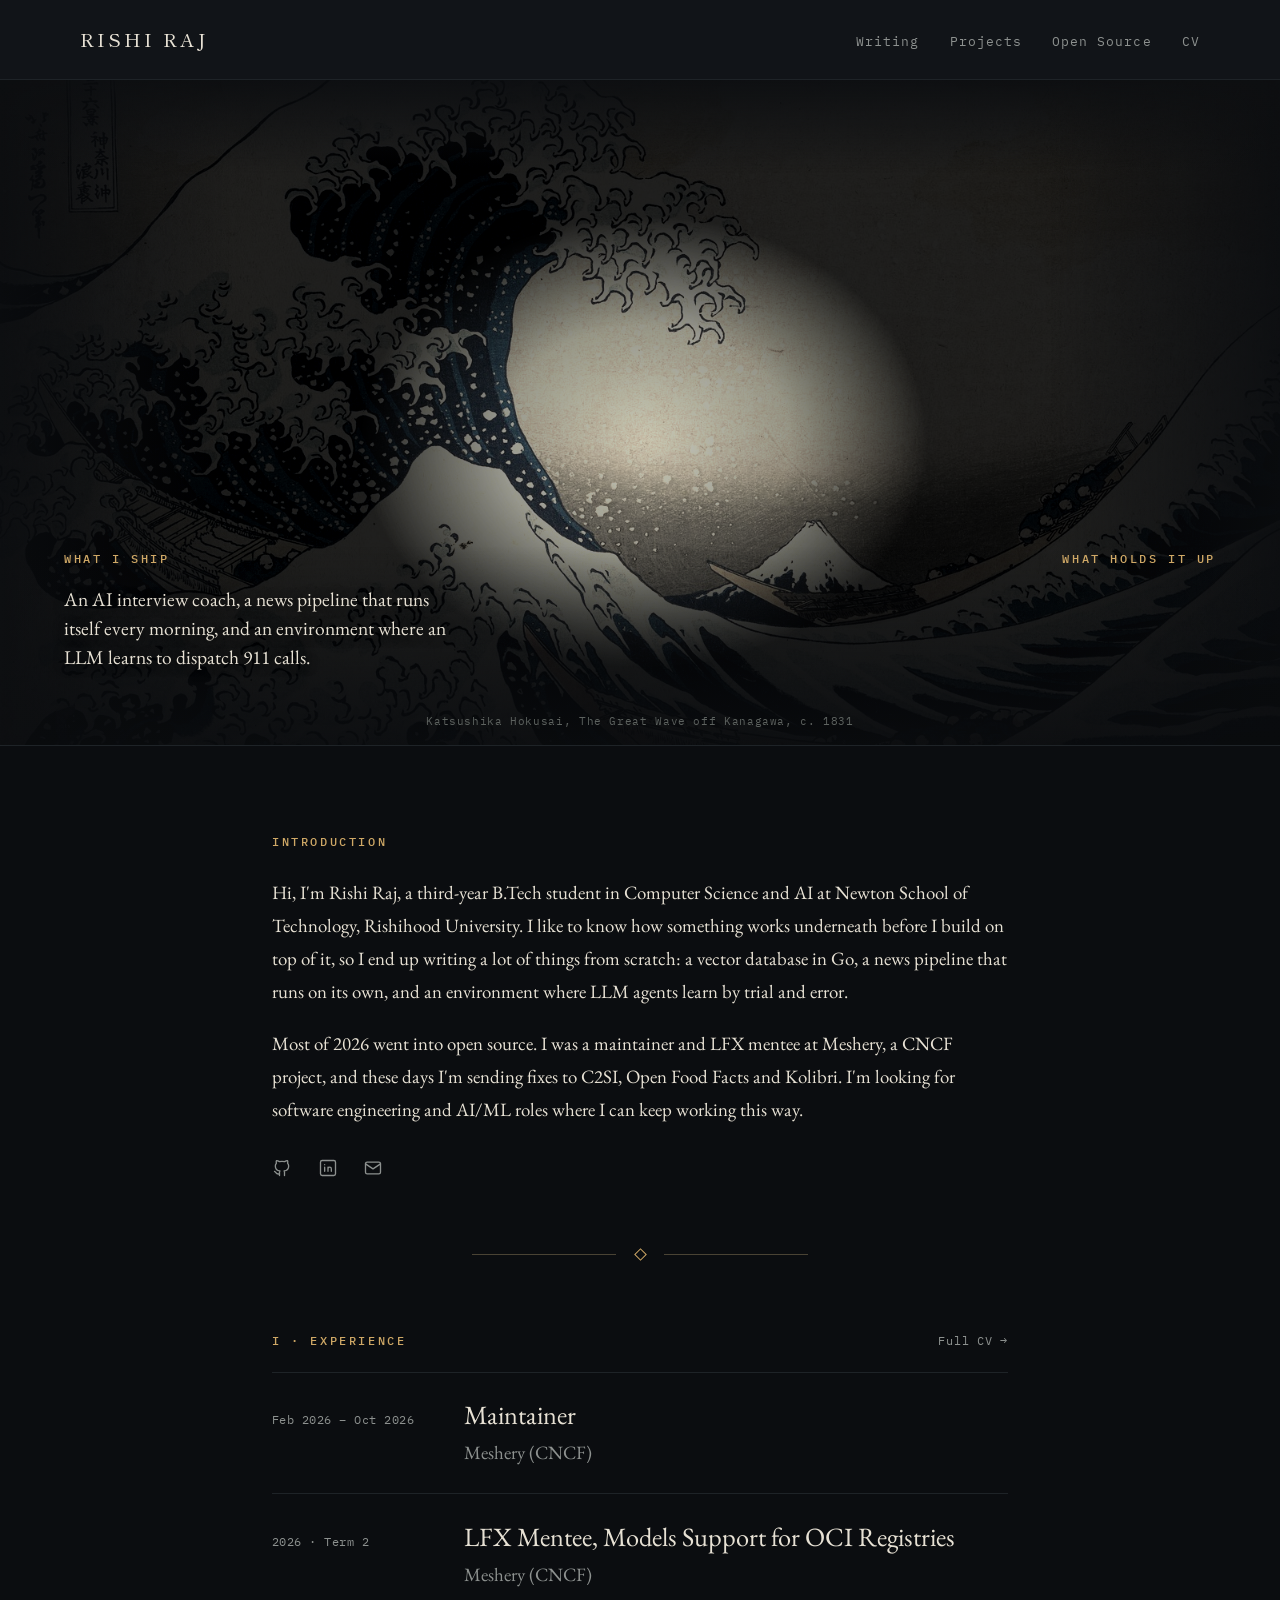
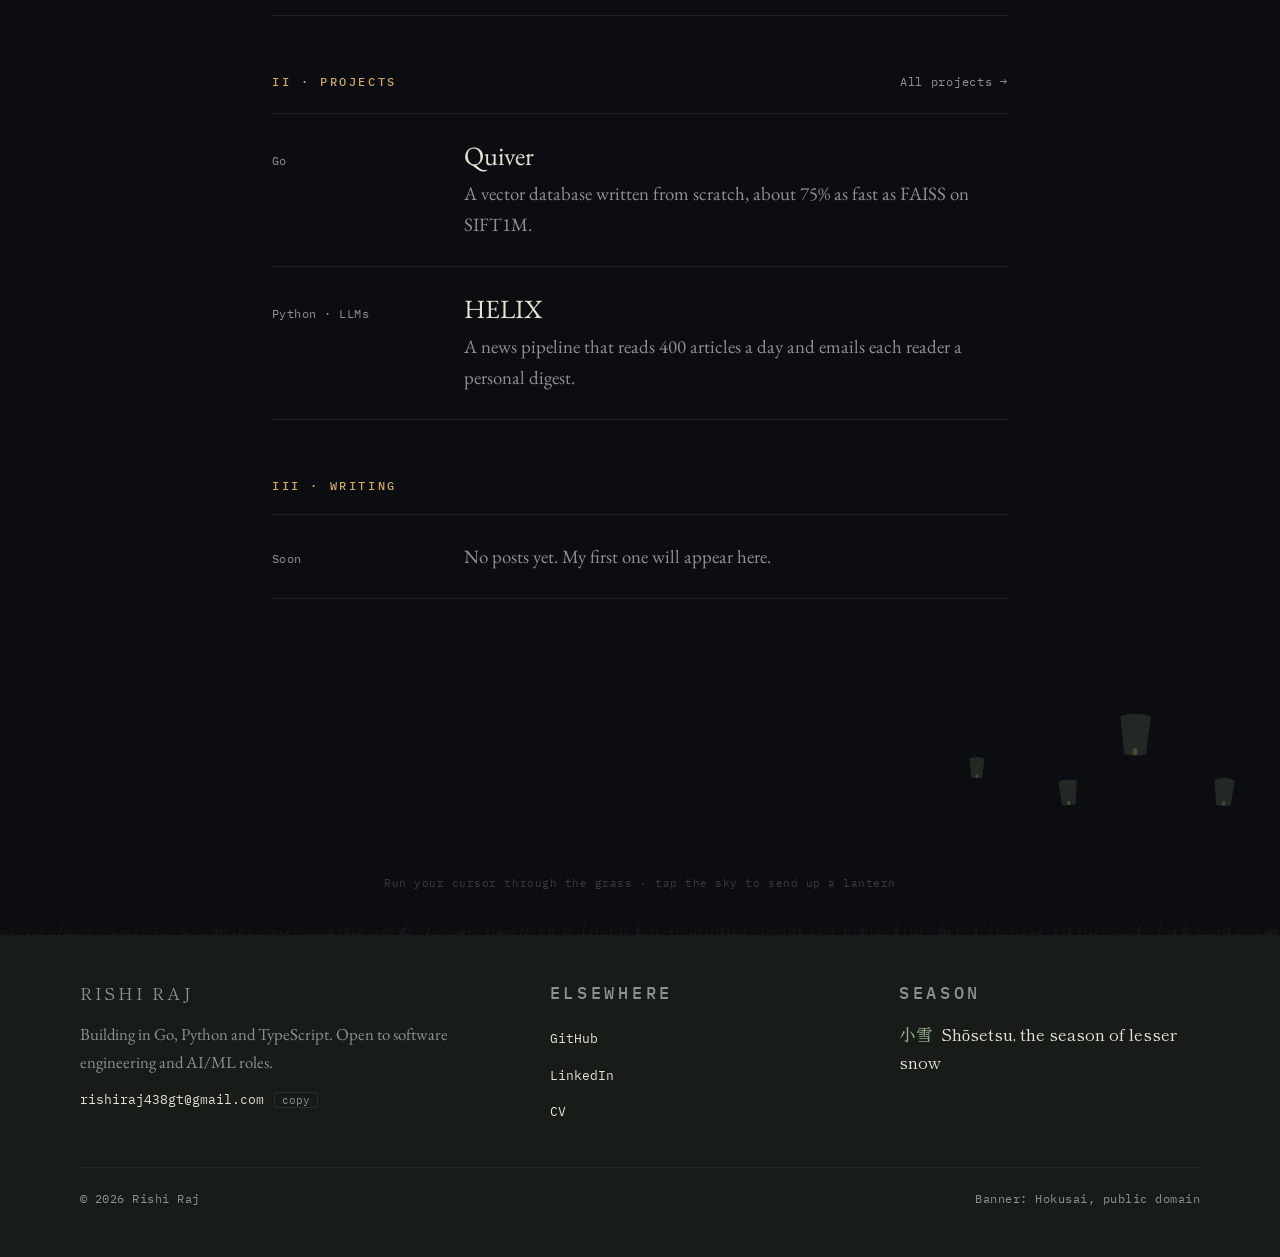
<file: index.html>
<!doctype html>
<html lang="en">
<head>
<meta charset="utf-8">
<meta name="viewport" content="width=device-width, initial-scale=1, viewport-fit=cover">
<title>Rishi Raj</title>
<meta name="claude:viewport-fit-sides" content="cover">
<meta name="description" content="Rishi Raj: projects, open-source work and CVs.">
<link rel="preconnect" href="https://fonts.googleapis.com">
<link rel="preconnect" href="https://fonts.gstatic.com" crossorigin>
<link rel="stylesheet" href="https://fonts.googleapis.com/css2?family=Shippori+Mincho:wght@500;600&family=EB+Garamond:ital,wght@0,400;0,500;1,400&family=IBM+Plex+Mono:wght@400;500&display=swap">
<style>
  /* Layout: four views (home, projects, open source, CV) in one quiet reading column; the lit print banner is on home only, the meadow footer on every view. */
  :root {
    --ink: #0b0d10;        /* page, near-black with a cool bias */
    --ink-2: #111418;      /* header band */
    --paper: #e7e1d4;      /* text, the colour of the print's paper */
    --mist: #8d918f;       /* secondary text */
    --line: #1e2327;       /* hairlines */
    --gold: #cfa866;       /* labels, links, open work */
    --moss: #93ad8c;       /* merged work, season accent */
    --field: #171c19;      /* ground under the grass, one soft step above the page */

    --display: "Shippori Mincho", "Hiragino Mincho ProN", "Yu Mincho", Georgia, serif;
    --body: "EB Garamond", "Iowan Old Style", Georgia, serif;
    --mono: "IBM Plex Mono", ui-monospace, "SF Mono", Menlo, monospace;

    --step-0: 1.18rem;
    --step-1: 1.4rem;
    --step-2: 1.75rem;
    --step-3: clamp(1.9rem, 1.4rem + 2vw, 2.6rem);
    --measure: 44rem;
    color-scheme: dark;
  }

  * { box-sizing: border-box; }
  html { scroll-behavior: smooth; }
  body {
    margin: 0;
    background: var(--ink);
    color: var(--paper);
    font-family: var(--body);
    font-size: var(--step-0);
    line-height: 1.65;
    -webkit-font-smoothing: antialiased;
    overflow-x: hidden;
  }
  ::selection { background: var(--gold); color: var(--ink); }
  a { color: inherit; }
  a:focus-visible, button:focus-visible { outline: 2px solid var(--gold); outline-offset: 3px; border-radius: 2px; }

  .wrap {
    max-width: calc(var(--measure) + 4rem);
    margin: 0 auto;
    padding-left: max(16px, env(safe-area-inset-left, 0px));
    padding-right: max(16px, env(safe-area-inset-right, 0px));
  }
  .wide { max-width: 72rem; }
  .label {
    font-family: var(--mono); font-size: .74rem; font-weight: 500;
    letter-spacing: .22em; text-transform: uppercase; color: var(--gold);
    margin: 0;
  }
  .mono { font-family: var(--mono); font-size: .76rem; letter-spacing: .04em; color: var(--mist); font-variant-numeric: tabular-nums; }
  .links { display: flex; flex-wrap: wrap; gap: .3rem 1.2rem; }
  .links a, a.more {
    font-family: var(--mono); font-size: .76rem; letter-spacing: .06em; color: var(--gold);
    text-decoration: none; border-bottom: 1px solid transparent; transition: border-color .3s;
  }
  .links a:hover, a.more:hover { border-color: var(--gold); }

  /* Header */
  .top { background: var(--ink-2); border-bottom: 1px solid var(--line); }
  .top .wrap {
    display: flex; align-items: center; justify-content: space-between;
    gap: .8rem 1.5rem; flex-wrap: wrap;
    padding-block: 1.5rem;
  }
  .mark {
    font-family: var(--display); font-weight: 500;
    font-size: 1.15rem; letter-spacing: .16em; text-transform: uppercase;
    text-decoration: none;
  }
  nav ul { display: flex; flex-wrap: wrap; gap: .4rem 1.9rem; list-style: none; margin: 0; padding: 0; }
  nav a {
    font-family: var(--mono); font-size: .8rem; letter-spacing: .08em;
    color: var(--mist); text-decoration: none; transition: color .3s;
    padding-block: .2rem; border-bottom: 1px solid transparent;
  }
  nav a:hover { color: var(--paper); }
  nav a[aria-current="page"] { color: var(--paper); border-color: var(--gold); }

  /* Banner */
  .banner {
    --x: 38%; --y: 42%;
    position: relative;
    height: clamp(380px, 52vw, 720px);
    overflow: hidden;
    border-bottom: 1px solid var(--line);
    background: var(--ink);
    touch-action: pan-y;
  }
  .banner img {
    position: absolute; inset: 0;
    width: 100%; height: 100%;
    object-fit: cover; object-position: 46% 58%;
    user-select: none; -webkit-user-drag: none;
  }
  .banner .dim { filter: grayscale(.6) brightness(.16) contrast(1.1); }
  .banner .lit {
    filter: sepia(.35) saturate(.75) brightness(.78) contrast(1.05);
    -webkit-mask-image: radial-gradient(ellipse 30% 46% at var(--x) var(--y), #000 0%, rgba(0,0,0,.7) 38%, transparent 74%);
            mask-image: radial-gradient(ellipse 30% 46% at var(--x) var(--y), #000 0%, rgba(0,0,0,.7) 38%, transparent 74%);
  }
  .banner::after {
    content: ""; position: absolute; inset: 0; pointer-events: none;
    background:
      linear-gradient(to bottom, var(--ink) 0%, transparent 14%, transparent 70%, var(--ink) 100%),
      linear-gradient(to right, var(--ink) 0%, transparent 18%, transparent 82%, var(--ink) 100%);
    opacity: .85;
  }
  .side {
    position: absolute; z-index: 2; bottom: clamp(2rem, 6vw, 4.5rem);
    width: min(24rem, 40%);
    display: grid; gap: 1rem;
  }
  .side.left { left: max(16px, 5vw); }
  .side.right { right: max(16px, 5vw); text-align: right; }
  .side p:not(.label) {
    margin: 0; font-size: 1.22rem; line-height: 1.5;
    opacity: 0; transform: translateY(6px);
    transition: opacity .6s ease, transform .6s ease;
    text-shadow: 0 1px 12px rgba(0,0,0,.8);
  }
  .banner[data-side="left"] .left p, .banner[data-side="right"] .right p { opacity: 1; transform: none; }
  .credit {
    position: absolute; z-index: 2; left: 50%; bottom: .9rem; transform: translateX(-50%);
    margin: 0; width: max-content; max-width: calc(100% - 32px); text-align: center;
    font-family: var(--mono); font-size: .66rem; letter-spacing: .06em; color: #5d625f;
  }

  /* Sections */
  main { padding-block: 1rem 0; }
  section { padding-block: 4rem 1rem; }
  .intro .label, .page-head .label { margin-bottom: 1.4rem; }
  .intro h1, .page-head h1 {
    font-family: var(--display); font-weight: 500; font-size: var(--step-3);
    line-height: 1.3; margin: 0; text-wrap: balance;
  }
  .intro p, .page-head p:not(.label) { margin: 1.3rem 0 0; max-width: 36em; }
  .intro p + p { color: var(--mist); }
  .page-head { padding-block: 4.5rem 0; }

  .sec-head {
    display: flex; align-items: baseline; justify-content: space-between; gap: 1rem;
    border-bottom: 1px solid var(--line); padding-bottom: .9rem;
  }
  .sec-head .kanji { font-family: var(--display); color: #5d625f; font-size: .95rem; letter-spacing: .15em; }
  .sec-foot { margin-top: 1.4rem; }

  .items { list-style: none; margin: 0; padding: 0; }
  .item {
    display: grid; gap: .45rem;
    padding-block: 1.6rem;
    border-bottom: 1px solid var(--line);
  }
  .item-head { display: flex; flex-wrap: wrap; align-items: baseline; justify-content: space-between; gap: .2rem 1rem; }
  .item h3 { margin: 0; font-family: var(--display); font-weight: 500; font-size: var(--step-1); line-height: 1.3; }
  .item p { margin: 0; max-width: 38em; min-width: 0; }
  .item .figures { color: var(--mist); font-size: 1.05rem; }
  .item ul { margin: .2rem 0 0; padding-left: 1.1rem; max-width: 38em; }
  .item li { margin-top: .35rem; }
  .item li::marker { color: var(--gold); }

  .empty { margin: 1.6rem 0 0; color: var(--mist); font-style: italic; }

  /* Open source */
  .stats { display: flex; flex-wrap: wrap; gap: 1.2rem 3rem; margin-top: 2rem; }
  .stat { display: grid; gap: .1rem; }
  .stat b { font-family: var(--display); font-weight: 500; font-size: var(--step-2); line-height: 1.1; font-variant-numeric: tabular-nums; }
  .prs { list-style: none; margin: .6rem 0 0; padding: 0; display: grid; gap: .1rem; }
  .pr {
    display: grid; grid-template-columns: 4.6rem 1fr auto; gap: .2rem 1rem; align-items: baseline;
    padding-block: .45rem;
  }
  .pr a { min-width: 0; font-size: 1.05rem; text-decoration: none; line-height: 1.4; transition: color .3s; }
  .pr a:hover { color: var(--gold); }
  .pr .repo { color: var(--mist); font-family: var(--mono); font-size: .72rem; margin-right: .5rem; }
  .chip {
    font-family: var(--mono); font-size: .66rem; letter-spacing: .1em; text-transform: uppercase;
    justify-self: start; padding: .05rem .45rem; border: 1px solid currentColor; border-radius: 3px;
  }
  .chip.merged { color: var(--moss); }
  .chip.open { color: var(--gold); }

  /* CV */
  .cv-updated { margin: 1.2rem 0 0; }
  .cv-grid {
    display: grid; grid-template-columns: repeat(2, minmax(0, 1fr));
    gap: 3rem 2.5rem; margin-top: 3rem;
  }
  .cv { display: grid; gap: 1.4rem; align-content: start; min-width: 0; }
  .cv h3 {
    display: flex; gap: .9rem; align-items: baseline; margin: 0;
    font-family: var(--display); font-weight: 500; font-size: var(--step-2); line-height: 1.2;
  }
  .cv h3 .num { color: var(--gold); font-size: 1.15em; }
  .cv h3 small { display: block; font-family: var(--body); font-size: 1rem; color: var(--mist); margin-top: .35rem; }
  .frame {
    position: relative; display: block;
    padding: 14px;
    border: 1px solid #2b2a24;
    background: #0f1113;
  }
  .frame::before, .frame::after {
    content: ""; position: absolute; width: 18px; height: 18px; border: 0 solid var(--gold); opacity: .75;
  }
  .frame::before { top: -7px; left: -7px; border-top-width: 1px; border-left-width: 1px; }
  .frame::after { top: -7px; right: -7px; border-top-width: 1px; border-right-width: 1px; }
  .frame img {
    display: block; width: 100%; height: auto; max-width: 100%;
    aspect-ratio: 1100 / 1423;
    filter: brightness(.86) sepia(.08);
    box-shadow: 0 18px 40px rgba(0,0,0,.55);
    transform: rotate(var(--tilt, -1.4deg));
    transition: transform .6s cubic-bezier(.2,.7,.2,1), filter .4s;
  }
  .cv:nth-child(2) .frame img { --tilt: 1.2deg; }
  .frame:hover img, .frame:focus-visible img { transform: rotate(0) translateY(-4px); filter: brightness(.95); }

  /* Footer meadow */
  .site-foot { margin-top: 5rem; }
  .meadow { position: relative; height: 260px; }
  #meadow { display: block; width: 100%; height: 100%; touch-action: pan-y; cursor: crosshair; }
  .hint {
    position: absolute; left: 50%; bottom: 46px; transform: translateX(-50%);
    width: max-content; max-width: calc(100% - 32px); text-align: center;
    font-family: var(--mono); font-size: .66rem; letter-spacing: .05em; color: var(--mist);
    opacity: .35; pointer-events: none; margin: 0;
  }
  .field { background: var(--field); }
  .field .wrap { padding-block: 2.6rem 3rem; }
  .foot-grid { display: grid; grid-template-columns: 1.4fr 1fr 1fr; gap: 2.2rem 3rem; }
  .foot-grid > div { display: grid; gap: .8rem; align-content: start; min-width: 0; }
  .foot-name { font-family: var(--display); font-size: 1.15rem; letter-spacing: .16em; text-transform: uppercase; margin: 0; }
  .foot-grid p { margin: 0; color: var(--mist); font-size: 1.05rem; }
  .foot-grid ul { list-style: none; margin: 0; padding: 0; display: grid; gap: .35rem; }
  .foot-grid li a, .foot-mail a { font-family: var(--mono); font-size: .8rem; color: var(--paper); text-decoration: none; transition: color .3s; overflow-wrap: anywhere; }
  .foot-grid li a:hover, .foot-mail a:hover { color: var(--gold); }
  .foot-mail { display: flex; flex-wrap: wrap; gap: .4rem .6rem; align-items: baseline; }
  .copy {
    font-family: var(--mono); font-size: .68rem;
    background: none; border: 1px solid #2a312c; color: var(--mist);
    padding: .02rem .45rem; border-radius: 3px; cursor: pointer;
  }
  .copy:hover { border-color: var(--gold); color: var(--paper); }
  .season { font-family: var(--display); color: var(--paper) !important; }
  .season b { font-weight: 500; color: var(--moss); margin-right: .5rem; }
  .foot-base {
    display: flex; flex-wrap: wrap; justify-content: space-between; gap: .5rem 2rem;
    margin-top: 2.6rem; padding-top: 1.3rem; border-top: 1px solid #222924;
  }

  @media (max-width: 760px) {
    .cv-grid { grid-template-columns: 1fr; }
    .foot-grid { grid-template-columns: 1fr 1fr; }
    .foot-grid > div:first-child { grid-column: 1 / -1; }
  }
  @media (max-width: 640px) {
    .side { width: calc(100% - 32px); left: 16px; right: auto; text-align: left; }
    .side.right { text-align: left; }
    .banner .side p:not(.label) { font-size: 1.08rem; }
    .banner[data-side="left"] .right, .banner[data-side="right"] .left { visibility: hidden; }
    .meadow { height: 200px; }
    .hint { bottom: 40px; }
    .pr { grid-template-columns: auto 1fr; }
    .pr a { grid-column: 1 / -1; grid-row: 2; }
    .pr .mono { justify-self: end; }
  }
  /* Home: calm intro, ornament, numbered blocks of date-led rows */
  .intro { padding-block: 4.5rem 0; }
  .intro h1.label { margin: 0 0 1.6rem; font-family: var(--mono); font-size: .74rem; font-weight: 500; line-height: 1.4; }
  .intro p { margin: 0 0 1.2rem; max-width: none; color: var(--paper); line-height: 1.75; }
  .intro p + p { color: var(--paper); }
  .icons { display: flex; gap: 1.6rem; margin-top: 2rem; }
  .icons a { color: var(--mist); transition: color .3s, transform .3s; display: inline-flex; }
  .icons a:hover { color: var(--gold); transform: translateY(-2px); }
  .icons svg { width: 20px; height: 20px; fill: none; stroke: currentColor; stroke-width: 1.6; stroke-linecap: round; stroke-linejoin: round; }
  .ornament { display: flex; align-items: center; justify-content: center; gap: 1.2rem; padding-block: 4.5rem 1rem; }
  .ornament span { width: min(9rem, 28vw); height: 1px; background: #4a4334; }
  .ornament i { width: 9px; height: 9px; border: 1px solid var(--gold); transform: rotate(45deg); }
  .block { padding-block: 3.5rem 0; }
  .block-head {
    display: flex; justify-content: space-between; align-items: baseline; gap: 1rem;
    padding-bottom: 1.2rem; border-bottom: 1px solid var(--line);
  }
  .block-head h2 { font-size: .74rem; }
  .block-head .more { color: var(--mist); }
  .block-head .more:hover { color: var(--gold); }
  .rows { list-style: none; margin: 0; padding: 0; }
  .row {
    display: grid; grid-template-columns: 10rem minmax(0, 1fr); gap: .3rem 2rem;
    align-items: baseline; padding-block: 1.6rem; border-bottom: 1px solid var(--line);
  }
  .row h3 { margin: 0; font-family: var(--body); font-weight: 400; font-size: 1.65rem; line-height: 1.25; }
  .row h3 a { text-decoration: none; transition: color .3s; }
  .row h3 a:hover { color: var(--gold); }
  .row p { margin: .35rem 0 0; color: var(--mist); }
  .row div > p:only-child { margin: 0; }
  @media (max-width: 640px) {
    .row { grid-template-columns: 1fr; }
    .row h3 { font-size: 1.4rem; }
  }

  /* Inner pages share the same quiet heading */
  .page-head h1 { font-family: var(--body); font-weight: 400; font-size: 1.3rem; line-height: 1.6; max-width: 36em; }
  .item h3 { font-family: var(--body); font-weight: 400; font-size: 1.55rem; }
  .stat b { font-family: var(--body); font-weight: 400; }
  .cv h3 { font-family: var(--body); font-weight: 400; }

  /* Open source page: mono masthead, stat strip, numbered themes with PR tags */
  .oss-head { padding-block: 5rem 3rem; border-bottom: 1px solid var(--line); }
  .oss-head h1 { font-family: var(--mono); font-weight: 500; font-size: clamp(1.9rem, 1.2rem + 2.6vw, 2.8rem); line-height: 1.15; margin: 1.1rem 0 .8rem; letter-spacing: -.01em; text-wrap: balance; }
  .oss-sub { font-family: var(--mono); font-size: .86rem; color: var(--mist); margin: 0; }
  .oss-sub span { color: var(--paper); }
  .oss-stats { display: flex; flex-wrap: wrap; margin-top: 2.6rem; }
  .oss-stats > div { display: grid; gap: .5rem; padding-right: 2.6rem; margin-right: 2.6rem; border-right: 1px solid var(--line); margin-bottom: 1rem; }
  .oss-stats > div:last-child { border-right: 0; padding-right: 0; margin-right: 0; }
  .oss-stats b { font-family: var(--mono); font-weight: 500; font-size: 2.4rem; line-height: 1; font-variant-numeric: tabular-nums; }
  .oss-stats b.gold { color: var(--gold); }
  .oss-stats span { font-family: var(--mono); font-size: .76rem; color: var(--mist); letter-spacing: .03em; }
  .oss-links { display: flex; flex-wrap: wrap; gap: .5rem 1.4rem; margin-top: 1.6rem; }
  .oss-links a, .tags a {
    font-family: var(--mono); font-size: .74rem; color: var(--mist); text-decoration: underline;
    text-decoration-style: dotted; text-underline-offset: 4px; transition: color .3s;
  }
  .oss-links a:hover, .tags a:hover { color: var(--paper); }
  .oss-note { font-family: var(--mono); font-size: .7rem; color: #5d625f; margin: 1.4rem 0 0; }
  .theme { padding-block: 3.4rem 0; }
  .theme h2 { display: flex; align-items: baseline; gap: .8rem; margin: 0; font-family: var(--mono); font-weight: 500; font-size: 1.3rem; line-height: 1.3; }
  .theme h2 .n { color: var(--gold); font-size: .85rem; }
  .theme-intro { margin: .8rem 0 0; color: var(--mist); font-size: 1.1rem; }
  .points { list-style: none; margin: 1.6rem 0 0; padding: 0; display: grid; gap: 1.6rem; }
  .point { border-left: 2px solid #23272b; padding-left: 1.2rem; transition: border-color .4s; }
  .point:hover { border-color: var(--gold); }
  .point p { margin: 0; color: #b9b5ab; line-height: 1.6; }
  .point b { color: var(--paper); font-weight: 500; }
  .tags { display: flex; flex-wrap: wrap; gap: .3rem 1rem; margin-top: .6rem; }
  .tags a.open { color: var(--gold); }
  @media (max-width: 640px) {
    .oss-stats > div { padding-right: 1.4rem; margin-right: 1.4rem; }
    .oss-stats b { font-size: 1.9rem; }
  }

  @media (prefers-reduced-motion: reduce) {
    *, *::before, *::after { transition: none !important; animation: none !important; }
    html { scroll-behavior: auto; }
  }
</style>

<header class="top">
  <div class="wrap wide">
    <a class="mark" href="#home">Rishi Raj</a>
    <nav aria-label="Main">
      <ul>
        <li><a href="#writing" data-for="home">Writing</a></li>
        <li><a href="#projects" data-for="projects">Projects</a></li>
        <li><a href="#open-source" data-for="open-source">Open Source</a></li>
        <li><a href="#cv" data-for="cv">CV</a></li>
      </ul>
    </nav>
  </div>
</header>

<!-- ============ HOME ============ -->
<div class="view" data-view="home">
  <div class="banner" id="banner" data-side="left">
    <img class="dim" src="wave.jpg" alt="" aria-hidden="true">
    <img class="lit" src="wave.jpg" alt="The Great Wave off Kanagawa by Hokusai: a huge wave curls over three boats, with Mount Fuji small in the distance.">
    <div class="side left">
      <p class="label">What I ship</p>
      <p>An AI interview coach, a news pipeline that runs itself every morning, and an environment where an LLM learns to dispatch 911 calls.</p>
    </div>
    <div class="side right">
      <p class="label">What holds it up</p>
      <p>A vector database I wrote from scratch in Go, and most of 2026 spent maintaining Meshery at the CNCF.</p>
    </div>
    <p class="credit">Katsushika Hokusai, The Great Wave off Kanagawa, c. 1831</p>
  </div>

  <main>
    <section class="wrap intro" aria-labelledby="intro-h">
      <h1 class="label" id="intro-h">Introduction</h1>
      <p>Hi, I'm Rishi Raj, a third-year B.Tech student in Computer Science and AI at Newton School of Technology, Rishihood University. I like to know how something works underneath before I build on top of it, so I end up writing a lot of things from scratch: a vector database in Go, a news pipeline that runs on its own, and an environment where LLM agents learn by trial and error.</p>
      <p>Most of 2026 went into open source. I was a maintainer and LFX mentee at Meshery, a CNCF project, and these days I'm sending fixes to C2SI, Open Food Facts and Kolibri. I'm looking for software engineering and AI/ML roles where I can keep working this way.</p>
      <div class="icons">
        <a href="https://github.com/rishiraj38" aria-label="GitHub"><svg viewBox="0 0 24 24" aria-hidden="true"><path d="M9 19c-4.3 1.4-4.3-2.5-6-3m12 5v-3.5c0-1 .1-1.4-.5-2 2.8-.3 5.5-1.4 5.5-6a4.6 4.6 0 0 0-1.3-3.2 4.2 4.2 0 0 0-.1-3.2s-1.1-.3-3.5 1.3a12.3 12.3 0 0 0-6.2 0C6.5 2.8 5.4 3.1 5.4 3.1a4.2 4.2 0 0 0-.1 3.2A4.6 4.6 0 0 0 4 9.5c0 4.6 2.7 5.7 5.5 6-.6.6-.6 1.2-.5 2V21"/></svg></a>
        <a href="https://www.linkedin.com/in/rishi-raj-3488432ab/" aria-label="LinkedIn"><svg viewBox="0 0 24 24" aria-hidden="true"><path d="M8 11v5M8 8v.01M12 16v-5M16 16v-3a2 2 0 0 0-4 0"/><rect x="3" y="3" width="18" height="18" rx="2"/></svg></a>
        <a href="mailto:rishiraj438gt@gmail.com" aria-label="Email rishiraj438gt@gmail.com"><svg viewBox="0 0 24 24" aria-hidden="true"><rect x="3" y="5" width="18" height="14" rx="2"/><path d="m3 7 9 6 9-6"/></svg></a>
      </div>
    </section>

    <div class="ornament" aria-hidden="true"><span></span><i></i><span></span></div>

    <section class="wrap block" aria-labelledby="exp-h">
      <div class="block-head"><h2 class="label" id="exp-h">I · Experience</h2><a class="more" href="#cv">Full CV →</a></div>
      <ol class="rows">
        <li class="row">
          <span class="mono">Feb 2026 – Oct 2026</span>
          <div><h3>Maintainer</h3><p>Meshery (CNCF)</p></div>
        </li>
        <li class="row">
          <span class="mono">2026 · Term 2</span>
          <div><h3>LFX Mentee, Models Support for OCI Registries</h3><p>Meshery (CNCF)</p></div>
        </li>
      </ol>
    </section>

    <section class="wrap block" aria-labelledby="home-projects-h">
      <div class="block-head"><h2 class="label" id="home-projects-h">II · Projects</h2><a class="more" href="#projects">All projects →</a></div>
      <ol class="rows">
        <li class="row">
          <span class="mono">Go</span>
          <div><h3><a href="https://github.com/rishiraj38/quiver">Quiver</a></h3><p>A vector database written from scratch, about 75% as fast as FAISS on SIFT1M.</p></div>
        </li>
        <li class="row">
          <span class="mono">Python · LLMs</span>
          <div><h3><a href="https://github.com/rishiraj38/news-aggregator">HELIX</a></h3><p>A news pipeline that reads 400 articles a day and emails each reader a personal digest.</p></div>
        </li>
      </ol>
    </section>

    <section class="wrap block" id="writing" aria-labelledby="writing-h">
      <div class="block-head"><h2 class="label" id="writing-h">III · Writing</h2></div>
      <ol class="rows">
        <li class="row"><span class="mono">Soon</span><div><p>No posts yet. My first one will appear here.</p></div></li>
      </ol>
    </section>
  </main>
</div>

<!-- ============ PROJECTS ============ -->
<div class="view" data-view="projects" hidden>
  <main>
    <div class="wrap page-head">
      <p class="label">Projects</p>
      <h1>Things I've built end to end.</h1>
      <p>Each one is live, and each one has numbers I measured myself.</p>
    </div>
    <section class="wrap" aria-label="All projects">
      <ul class="items">
        <li class="item">
          <div class="item-head"><h3>Quiver</h3><span class="mono">Go · HNSW · ARM64 NEON · WAL</span></div>
          <p>A vector database written in Go with no third-party dependencies. It has an HNSW index, a write-ahead log, snapshots, filtered search, an HTTP API and a web UI.</p>
          <ul>
            <li>0.99 recall@10 at 3,849 queries/sec per core on SIFT1M. That is about 75% of FAISS and 20% faster than hnswlib on the same machine.</li>
            <li>Hand-written ARM64 NEON distance kernels, 2.5× faster than the compiled Go version.</li>
            <li>Group commit in the write-ahead log took durable writes from 420 to 14,900 per second, with no acknowledged write lost across repeated kill -9 crashes.</li>
          </ul>
          <div class="links"><a href="https://quiver-i5qu.onrender.com">Live demo ↗</a><a href="https://github.com/rishiraj38/quiver">GitHub ↗</a></div>
        </li>
        <li class="item">
          <div class="item-head"><h3>HELIX</h3><span class="mono">Python · LLMs · PostgreSQL · Next.js</span></div>
          <p>A news pipeline that runs on its own. Every day it reads about 400 articles from 13 sources, summarises them with an LLM, ranks them for each reader and sends a personal email.</p>
          <ul>
            <li>Brought a slow query from 8.5s to 3.7s by replacing an in-memory scan of 32k rows with a SQL anti-join and indexes.</li>
            <li>Traced a silent outage to three causes, taking ingest from 5 articles a run back to about 420.</li>
          </ul>
          <div class="links"><a href="https://helix-seven-eta.vercel.app">Live site ↗</a><a href="https://github.com/rishiraj38/news-aggregator">GitHub ↗</a></div>
        </li>
        <li class="item">
          <div class="item-head"><h3>Smart Emergency</h3><span class="mono">Python · TRL · QLoRA · GRPO</span></div>
          <p>A reinforcement-learning environment where an LLM agent triages and dispatches 911 calls across generated city maps. Its reward punishes shortcuts such as inventing unit IDs.</p>
          <ul>
            <li>Fine-tuned Qwen3-1.7B with QLoRA (loss 2.32 → 0.31), then trained it further with GRPO against the environment.</li>
          </ul>
          <div class="links"><a href="https://rishi38-smart-emergency.hf.space/web">Hugging Face Space ↗</a><a href="https://github.com/rishiraj38/Smart_Emergency">GitHub ↗</a></div>
        </li>
        <li class="item">
          <div class="item-head"><h3>AeroPrep</h3><span class="mono">Next.js · Express · Postgres · LLMs</span></div>
          <p>A mock-interview coach that runs practice interviews and gives you feedback on each answer. It works with any model provider, keeps each interview's token use small, and gives new users three free interviews.</p>
          <div class="links"><a href="https://ai-interview-coach-eight-mu.vercel.app">Live site ↗</a><a href="https://github.com/rishiraj38/AeroPrep">GitHub ↗</a></div>
        </li>
      </ul>
    </section>
  </main>
</div>

<!-- ============ OPEN SOURCE ============ -->
<div class="view" data-view="open-source" hidden>
  <main>
    <div class="wrap oss-head">
      <p class="label">Open source · Meshery (CNCF) and beyond</p>
      <h1>Open Source Contributions</h1>
      <p class="oss-sub"><span>Maintainer &amp; LFX Mentee</span> · Meshery (CNCF) · Feb – Oct 2026</p>
      <div class="oss-stats">
        <div><b>133</b><span>merged pull requests</span></div>
        <div><b>300+</b><span>pull requests reviewed</span></div>
        <div><b class="gold">LFX</b><span>Mentee · CNCF Meshery</span></div>
      </div>
      <div class="oss-links">
        <a href="https://github.com/rishiraj38">github.com/rishiraj38</a>
        <a href="https://github.com/pulls?q=is%3Apr+author%3Arishiraj38+is%3Amerged+-user%3Arishiraj38">every merged pull request ↗</a>
      </div>
      <p class="oss-note">Counted from GitHub on 21 Oct 2026. Gold links are still open for review.</p>
    </div>

    <section class="wrap theme" aria-labelledby="t1">
      <h2 id="t1"><span class="n">01</span>Permission shield and RBAC</h2>
      <p class="theme-intro">Put every permission check in Meshery UI, Meshery Cloud and Kanvas behind one shared component, driven by keys generated from the schemas.</p>
      <ul class="points">
        <li class="point"><p><b>Built the permission shield in Sistent.</b> An overlay, a provider and hooks that any component can use with only a permission key and an action.</p><div class="tags"><a href="https://github.com/layer5io/sistent/pull/1686">sistent#1686</a><a href="https://github.com/layer5io/sistent/pull/1704">sistent#1704</a><a href="https://github.com/layer5io/sistent/pull/1756">sistent#1756</a><a href="https://github.com/layer5io/sistent/pull/1774">sistent#1774</a></div></li>
        <li class="point"><p><b>Moved Meshery UI onto it.</b> Replaced the old CAN() checks across navigation, component authorisations, telemetry and connection buttons.</p><div class="tags"><a href="https://github.com/meshery/meshery/pull/20590">meshery#20590</a><a href="https://github.com/meshery/meshery/pull/20697">meshery#20697</a><a href="https://github.com/meshery/meshery/pull/20860">meshery#20860</a><a href="https://github.com/meshery/meshery/pull/21008">meshery#21008</a><a href="https://github.com/meshery/meshery/pull/21068">meshery#21068</a></div></li>
        <li class="point"><p><b>Generated permission constants from the schemas.</b> Keys now come from meshery/schemas instead of hand-kept lists, and the docs table is built from the same source.</p><div class="tags"><a href="https://github.com/meshery/schemas/pull/974">schemas#974</a><a href="https://github.com/meshery/meshery/pull/20354">meshery#20354</a><a href="https://github.com/layer5io/docs/pull/1111">docs#1111</a><a href="https://github.com/layer5io/docs/pull/1119">docs#1119</a></div></li>
        <li class="point"><p><b>Made switching organisations permission-aware.</b> The switcher lists only the organisations you can act in, and clears stale keys when you switch.</p><div class="tags"><a href="https://github.com/meshery/meshery/pull/21366">meshery#21366</a><a href="https://github.com/layer5io/sistent/pull/1793">sistent#1793</a><a href="https://github.com/meshery/meshery/pull/20032">meshery#20032</a><a href="https://github.com/meshery/meshery/pull/19933">meshery#19933</a></div></li>
        <li class="point"><p><b>Wrote it down.</b> A component guide, a permission-key guide and a blog post on the migration.</p><div class="tags"><a href="https://github.com/layer5io/layer5/pull/7961">layer5#7961</a><a href="https://github.com/meshery/meshery/pull/19620">meshery#19620</a><a class="open" title="Open for review" href="https://github.com/meshery/meshery.io/pull/2850">meshery.io#2850</a></div></li>
      </ul>
    </section>

    <section class="wrap theme" aria-labelledby="t2">
      <h2 id="t2"><span class="n">02</span>OCI registry support</h2>
      <p class="theme-intro">My LFX mentorship project: ship Meshery models as standard OCI artifacts.</p>
      <ul class="points">
        <li class="point"><p><b>Push and pull models with ORAS.</b> Models are stored with OCI manifests, blobs, digests and media types, so any OCI registry can host them.</p></li>
      </ul>
    </section>

    <section class="wrap theme" aria-labelledby="t3">
      <h2 id="t3"><span class="n">03</span>Sistent and the Meshery UI</h2>
      <p class="theme-intro">Day-to-day work on the shared design system and the app that uses it.</p>
      <ul class="points">
        <li class="point"><p><b>Moved Meshery off direct MUI imports.</b> The app shell, theme wrapper and root primitives now come from Sistent.</p><div class="tags"><a href="https://github.com/meshery/meshery/pull/19021">meshery#19021</a><a href="https://github.com/meshery/meshery/pull/19126">meshery#19126</a></div></li>
        <li class="point"><p><b>Filled gaps in Sistent's icons and tests.</b> New icons, consistent exports, automated icon tests, and Jest moved to SWC.</p><div class="tags"><a href="https://github.com/layer5io/sistent/pull/1466">sistent#1466</a><a href="https://github.com/layer5io/sistent/pull/1467">sistent#1467</a><a href="https://github.com/layer5io/sistent/pull/1468">sistent#1468</a><a href="https://github.com/layer5io/sistent/pull/1530">sistent#1530</a><a href="https://github.com/layer5io/sistent/pull/1518">sistent#1518</a><a href="https://github.com/layer5io/sistent/pull/1586">sistent#1586</a><a href="https://github.com/meshery/meshery/pull/19735">meshery#19735</a></div></li>
        <li class="point"><p><b>Added design relationship evaluation.</b> An Evaluate button in the UI and the matching endpoint in the schemas.</p><div class="tags"><a href="https://github.com/meshery/meshery/pull/19798">meshery#19798</a><a href="https://github.com/meshery/schemas/pull/916">schemas#916</a></div></li>
      </ul>
    </section>

    <section class="wrap theme" aria-labelledby="t4">
      <h2 id="t4"><span class="n">04</span>Keeping the repos building</h2>
      <p class="theme-intro">Small changes across many repositories so builds and CI keep passing.</p>
      <ul class="points">
        <li class="point"><p><b>Upgraded the Go toolchain to 1.26.4 in six repos.</b> </p><div class="tags"><a href="https://github.com/meshery-extensions/kanvas-site/pull/235">kanvas-site#235</a><a href="https://github.com/meshery-extensions/kubectl-meshsync-snapshot/pull/86">kubectl-meshsync-snapshot#86</a><a href="https://github.com/meshery-extensions/meshery-academy/pull/118">meshery-academy#118</a><a href="https://github.com/meshery-extensions/meshery-istio/pull/767">meshery-istio#767</a><a href="https://github.com/meshery-extensions/meshery-linkerd/pull/662">meshery-linkerd#662</a><a href="https://github.com/meshery-extensions/meshery-nighthawk/pull/84">meshery-nighthawk#84</a></div></li>
        <li class="point"><p><b>Fixed Hugo builds on six academy sites.</b> </p><div class="tags"><a href="https://github.com/layer5io/exoscale-academy/pull/404">exoscale-academy#404</a><a href="https://github.com/layer5io/academy-example/pull/138">academy-example#138</a><a href="https://github.com/layer5io/academy-theme/pull/202">academy-theme#202</a><a href="https://github.com/layer5io/layer5-academy/pull/226">layer5-academy#226</a><a href="https://github.com/meshery-extensions/digitalocean-academy/pull/48">digitalocean-academy#48</a><a href="https://github.com/meshery-extensions/meshery-academy/pull/115">meshery-academy#115</a></div></li>
        <li class="point"><p><b>Repaired broken CI workflows.</b> </p><div class="tags"><a href="https://github.com/meshery/meshery/pull/19159">meshery#19159</a><a href="https://github.com/meshery/meshery/pull/19209">meshery#19209</a><a href="https://github.com/layer5io/layer5/pull/7816">layer5#7816</a><a href="https://github.com/layer5io/layer5/pull/7856">layer5#7856</a></div></li>
      </ul>
    </section>

    <section class="wrap theme" aria-labelledby="t5">
      <h2 id="t5"><span class="n">05</span>Beyond Meshery</h2>
      <p class="theme-intro">Since September 2026, in other open-source organisations.</p>
      <ul class="points">
        <li class="point"><p><b>C2SI, 13 merged.</b> A Hough line operator, affine transforms and pipeline export in imagelab; clearer validation errors and a loss-function picker in tensormap; dark-mode charts in dataloom.</p><div class="tags"><a href="https://github.com/c2siorg/imagelab/pull/389">imagelab#389</a><a href="https://github.com/c2siorg/imagelab/pull/376">imagelab#376</a><a href="https://github.com/c2siorg/imagelab/pull/375">imagelab#375</a><a href="https://github.com/c2siorg/imagelab/pull/419">imagelab#419</a><a href="https://github.com/c2siorg/tensormap/pull/418">tensormap#418</a><a href="https://github.com/c2siorg/tensormap/pull/416">tensormap#416</a><a href="https://github.com/c2siorg/dataloom/pull/532">dataloom#532</a><a href="https://github.com/c2siorg/dataloom/pull/519">dataloom#519</a></div></li>
        <li class="point"><p><b>Open Food Facts, 1 merged and 5 open.</b> A country filter and 30-day summary for the prices stats API, dark mode for knowledge panels, and autocomplete for traceability codes.</p><div class="tags"><a class="open" title="Open for review" href="https://github.com/openfoodfacts/open-prices/pull/1464">open-prices#1464</a><a class="open" title="Open for review" href="https://github.com/openfoodfacts/open-prices/pull/1461">open-prices#1461</a><a class="open" title="Open for review" href="https://github.com/openfoodfacts/openfoodfacts-webcomponents/pull/679">webcomponents#679</a><a href="https://github.com/openfoodfacts/openfoodfacts-webcomponents/pull/646">webcomponents#646</a><a class="open" title="Open for review" href="https://github.com/openfoodfacts/openfoodfacts-explorer/pull/2091">explorer#2091</a><a class="open" title="Open for review" href="https://github.com/openfoodfacts/open-prices-frontend/pull/2477">open-prices-frontend#2477</a></div></li>
        <li class="point"><p><b>Learning Equality, 3 merged.</b> Accessibility and per-user settings fixes in Kolibri, plus a test migration to Vue Testing Library.</p><div class="tags"><a href="https://github.com/learningequality/kolibri/pull/15431">kolibri#15431</a><a href="https://github.com/learningequality/kolibri/pull/15434">kolibri#15434</a><a href="https://github.com/learningequality/kolibri/pull/15466">kolibri#15466</a></div></li>
        <li class="point"><p><b>Single fixes in large projects.</b> An error check in CPython's string interning, two minikube fixes, an eBPF profiler extension for OpenTelemetry, and fixes in Submitty and FOSSASIA.</p><div class="tags"><a href="https://github.com/python/cpython/pull/157898">cpython#157898</a><a href="https://github.com/kubernetes/minikube/pull/23663">minikube#23663</a><a href="https://github.com/kubernetes/minikube/pull/23652">minikube#23652</a><a href="https://github.com/open-telemetry/opentelemetry-collector-releases/pull/1679">otel-releases#1679</a><a href="https://github.com/Submitty/Submitty/pull/13374">Submitty#13374</a><a href="https://github.com/fossasia/scrum_helper/pull/865">scrum_helper#865</a></div></li>
        <li class="point"><p><b>Waiting for review.</b> New features for MetaCall, and a nil-check fix for Uber's nilaway.</p><div class="tags"><a class="open" title="Open for review" href="https://github.com/metacall/faas/pull/168">faas#168</a><a class="open" title="Open for review" href="https://github.com/metacall/launchpad/pull/43">launchpad#43</a><a class="open" title="Open for review" href="https://github.com/uber-go/nilaway/pull/528">nilaway#528</a></div></li>
      </ul>
    </section>
  </main>
</div>

<!-- ============ CV ============ -->
<div class="view" data-view="cv" hidden>
  <main>
    <div class="wrap page-head">
      <p class="label">CV</p>
      <h1>Two CVs, one for each kind of role.</h1>
      <p>Both share my Meshery work and core projects. One puts backend and systems first; the other puts machine learning and LLM agents first.</p>
      <p class="mono cv-updated">Updated October 2026</p>
    </div>
    <section class="wrap" aria-label="CV downloads">
      <div class="cv-grid">
        <article class="cv">
          <h3><span class="num">I</span><span>Software Engineering<small>Backend, databases, systems</small></span></h3>
          <a class="frame" href="rishi-raj-cv-swe.pdf" target="_blank" rel="noopener" aria-label="Open the software engineering CV (PDF)">
            <img src="cv-swe.jpg" alt="First page of Rishi Raj's software engineering CV" loading="lazy" width="1100" height="1423">
          </a>
          <div class="links"><a href="rishi-raj-cv-swe.pdf" target="_blank" rel="noopener">Open PDF ↗</a></div>
        </article>
        <article class="cv">
          <h3><span class="num">II</span><span>AI / ML Engineering<small>LLM agents, fine-tuning, vector search</small></span></h3>
          <a class="frame" href="rishi-raj-cv-aiml.pdf" target="_blank" rel="noopener" aria-label="Open the AI and ML CV (PDF)">
            <img src="cv-aiml.jpg" alt="First page of Rishi Raj's AI and ML CV" loading="lazy" width="1100" height="1423">
          </a>
          <div class="links"><a href="rishi-raj-cv-aiml.pdf" target="_blank" rel="noopener">Open PDF ↗</a></div>
        </article>
      </div>
    </section>
  </main>
</div>

<footer class="site-foot">
  <div class="meadow">
    <canvas id="meadow" aria-label="Animated meadow with grass moving in the wind and floating lanterns"></canvas>
    <p class="hint">Run your cursor through the grass · tap the sky to send up a lantern</p>
  </div>
  <div class="field">
    <div class="wrap wide">
      <div class="foot-grid">
        <div>
          <p class="foot-name">Rishi Raj</p>
          <p>Building in Go, Python and TypeScript. Open to software engineering and AI/ML roles.</p>
          <div class="foot-mail"><a href="mailto:rishiraj438gt@gmail.com" id="mail">rishiraj438gt@gmail.com</a><button class="copy" type="button" id="copy-mail">copy</button></div>
        </div>
        <div>
          <p class="label">Elsewhere</p>
          <ul>
            <li><a href="https://github.com/rishiraj38">GitHub</a></li>
            <li><a href="https://www.linkedin.com/in/rishi-raj-3488432ab/">LinkedIn</a></li>
            <li><a href="#cv">CV</a></li>
          </ul>
        </div>
        <div>
          <p class="label">Season</p>
          <p class="season" id="season"><b lang="ja">寒露</b>Kanro, the season of cold dew</p>
        </div>
      </div>
      <div class="foot-base mono">
        <span>© <span id="year">2026</span> Rishi Raj</span>
        <span>Banner: Hokusai, public domain</span>
      </div>
    </div>
  </div>
</footer>

<script>
  /* ---------- Views: #home, #projects, #open-source, #cv (#writing scrolls home) ---------- */
  (() => {
    const views = [...document.querySelectorAll(".view")];
    const navLinks = [...document.querySelectorAll("nav a")];
    function show() {
      const hash = location.hash.slice(1);
      const name = views.some(v => v.dataset.view === hash) ? hash : "home";
      for (const v of views) v.hidden = v.dataset.view !== name;
      for (const a of navLinks) {
        const current = a.dataset.for === name && (name !== "home" || hash === "writing");
        if (current) a.setAttribute("aria-current", "page"); else a.removeAttribute("aria-current");
      }
      const target = hash && document.getElementById(hash);
      if (target && name === "home") target.scrollIntoView();
      else window.scrollTo(0, 0);
      window.dispatchEvent(new Event("viewchange"));
    }
    addEventListener("hashchange", show);
    show();
  })();
</script>

<script>
(() => {
  const reduce = matchMedia("(prefers-reduced-motion: reduce)").matches;
  const DPR = Math.min(window.devicePixelRatio || 1, 2);
  const now = new Date();

  /* ---------- Season (24 sekki) ---------- */
  const SEKKI = [
    [1, 5, "小寒", "Shōkan", "lesser cold"], [1, 20, "大寒", "Daikan", "greater cold"],
    [2, 4, "立春", "Risshun", "the start of spring"], [2, 19, "雨水", "Usui", "rain water"],
    [3, 5, "啓蟄", "Keichitsu", "insects awakening"], [3, 20, "春分", "Shunbun", "the spring equinox"],
    [4, 4, "清明", "Seimei", "clear and bright"], [4, 20, "穀雨", "Kokuu", "grain rain"],
    [5, 5, "立夏", "Rikka", "the start of summer"], [5, 21, "小満", "Shōman", "lesser ripening"],
    [6, 5, "芒種", "Bōshu", "grain in the ear"], [6, 21, "夏至", "Geshi", "the summer solstice"],
    [7, 7, "小暑", "Shōsho", "lesser heat"], [7, 22, "大暑", "Taisho", "greater heat"],
    [8, 7, "立秋", "Risshū", "the start of autumn"], [8, 23, "処暑", "Shosho", "the end of heat"],
    [9, 7, "白露", "Hakuro", "white dew"], [9, 23, "秋分", "Shūbun", "the autumn equinox"],
    [10, 8, "寒露", "Kanro", "cold dew"], [10, 23, "霜降", "Sōkō", "first frost"],
    [11, 7, "立冬", "Rittō", "the start of winter"], [11, 22, "小雪", "Shōsetsu", "lesser snow"],
    [12, 7, "大雪", "Taisetsu", "greater snow"], [12, 21, "冬至", "Tōji", "the winter solstice"]
  ];
  const md = (now.getMonth() + 1) * 100 + now.getDate();
  let term = SEKKI[SEKKI.length - 1];
  for (const s of SEKKI) if (s[0] * 100 + s[1] <= md) term = s;
  document.getElementById("season").innerHTML =
    `<b lang="ja">${term[2]}</b>${term[3]}, the season of ${term[4]}`;
  document.getElementById("year").textContent = now.getFullYear();

  /* ---------- Copy email ---------- */
  const copyBtn = document.getElementById("copy-mail");
  copyBtn.addEventListener("click", () => {
    const el = document.getElementById("mail");
    const done = () => { copyBtn.textContent = "copied"; setTimeout(() => copyBtn.textContent = "copy", 1600); };
    const select = () => { const r = document.createRange(); r.selectNodeContents(el); const s = getSelection(); s.removeAllRanges(); s.addRange(r); };
    if (navigator.clipboard) navigator.clipboard.writeText(el.textContent).then(done, select); else select();
  });

  /* ---------- Shared pointer ---------- */
  const ptr = { x: -9999, y: -9999, vx: 0, vy: 0, lastT: 0 };
  function track(x, y) {
    const t = performance.now();
    const dt = Math.max(16, t - ptr.lastT);
    if (ptr.x > -9000) { ptr.vx = (x - ptr.x) / dt * 16; ptr.vy = (y - ptr.y) / dt * 16; }
    ptr.x = x; ptr.y = y; ptr.lastT = t;
  }
  addEventListener("pointermove", e => track(e.clientX, e.clientY), { passive: true });
  addEventListener("pointerdown", e => track(e.clientX, e.clientY), { passive: true });
  document.addEventListener("mouseleave", () => { ptr.x = ptr.y = -9999; });
  addEventListener("touchend", () => { setTimeout(() => { ptr.x = ptr.y = -9999; }, 400); });

  /* ---------- Banner spotlight ---------- */
  const banner = document.getElementById("banner");
  const spot = { x: 38, y: 42 };
  let bannerVisible = true;

  function drawBanner(ms) {
    const r = banner.getBoundingClientRect();
    const inside = ptr.x >= r.left && ptr.x <= r.right && ptr.y >= r.top && ptr.y <= r.bottom;
    let tx, ty;
    if (inside) {
      tx = (ptr.x - r.left) / r.width * 100;
      ty = (ptr.y - r.top) / r.height * 100;
    } else {
      // with no pointer, the light drifts slowly between the wave's crest and Fuji
      const t = ms / 1000;
      tx = 50 + Math.sin(t * .11) * 16;
      ty = 50 + Math.sin(t * .17 + 1) * 10;
    }
    const ease = inside ? .09 : .02;
    spot.x += (tx - spot.x) * ease;
    spot.y += (ty - spot.y) * ease;
    banner.style.setProperty("--x", spot.x.toFixed(2) + "%");
    banner.style.setProperty("--y", spot.y.toFixed(2) + "%");
    const side = spot.x < 46 ? "left" : spot.x > 54 ? "right" : banner.dataset.side;
    if (side !== banner.dataset.side) banner.dataset.side = side;
  }

  /* ---------- Meadow (footer) ---------- */
  const mc = document.getElementById("meadow");
  const mx = mc.getContext("2d");
  let W = 0, H = 0, blades = [], lanterns = [], flies = [], meadowVisible = false;
  const FIELD = "#171c19";

  function sizeMeadow() {
    W = mc.clientWidth; H = mc.clientHeight;
    mc.width = W * DPR; mc.height = H * DPR;
    mx.setTransform(DPR, 0, 0, DPR, 0, 0);

    blades = [];
    // a fine, short fringe in the same colour as the ground, like a paper cut-out
    const n = Math.floor(W / 1.3);
    for (let i = 0; i < n; i++) {
      const depth = Math.random();
      const r = Math.random();
      const hgt = r < .05 ? 16 + Math.random() * 10 : 4 + r * r * 12;
      blades.push({
        x: Math.random() * (W + 20) - 10,
        h: hgt,
        w: .9 + Math.random() * 1.3,
        depth,
        color: FIELD,
        bend: 0, vel: 0,
        ph: Math.random() * Math.PI * 2,
        k: .045 + Math.random() * .03
      });
    }
    blades.sort((a, b) => a.depth - b.depth);

    const base = W < 560
      ? [[.62, .34, 8], [.78, .24, 13], [.92, .40, 9]]
      : [[.76, .34, 9], [.835, .46, 11], [.89, .22, 18], [.955, .42, 12]];
    lanterns = base.map(([fx, fy, r], i) => ({
      bx: fx * W, by: fy * H, x: fx * W, y: fy * H, r,
      ox: 0, oy: 0, vx: 0, vy: 0, ph: i * 1.7, free: false, a: 1
    }));

    flies = [];
  }

  mc.addEventListener("pointerdown", e => {
    const rect = mc.getBoundingClientRect();
    const x = e.clientX - rect.left, y = e.clientY - rect.top;
    // tapping a lantern lifts it; tapping the sky releases a new one
    for (const l of lanterns) {
      if (!l.free && Math.hypot(x - l.x, y - l.y) < l.r * 1.6) { l.vy -= 6; return; }
    }
    if (y < H - 60 && lanterns.filter(l => l.free).length < 14) {
      lanterns.push({ x, y, r: 7 + Math.random() * 7, ox: 0, oy: 0, vx: 0, vy: -.2,
        ph: Math.random() * 6, free: true, a: 0 });
    }
  });

  function wind(x, t) {
    const gust = Math.pow(Math.max(0, Math.sin(t * .28 - x * .0045)), 3) * .9;
    return Math.sin(t * .9 + x * .008) * .28 + Math.sin(t * .37 - x * .0021) * .4 + gust + .18;
  }

  function drawLantern(l, t) {
    const flick = .85 + Math.sin(t * 7 + l.ph) * .06 + Math.sin(t * 13.1 + l.ph) * .04;
    const r = l.r;
    mx.save();
    mx.translate(l.x, l.y);
    mx.rotate(Math.sin(t * .6 + l.ph) * .05 + l.vx * .02);
    mx.globalAlpha = l.a;

    // flat muted silhouette, same family as the ground
    mx.fillStyle = "#222924";
    mx.beginPath();
    mx.moveTo(-r * .85, -r * 1.1);
    mx.quadraticCurveTo(0, -r * 1.45, r * .85, -r * 1.1);
    mx.lineTo(r * .6, r);
    mx.quadraticCurveTo(0, r * 1.12, -r * .6, r);
    mx.closePath();
    mx.fill();

    mx.fillStyle = `rgba(207,168,102,${.28 * flick})`;
    mx.beginPath(); mx.ellipse(0, r * .85, r * .14, r * .2, 0, 0, Math.PI * 2); mx.fill();
    mx.restore();
  }

  function drawMeadow(ms) {
    const t = ms / 1000;
    mx.clearRect(0, 0, W, H);
    const rect = mc.getBoundingClientRect();
    const lx = ptr.x - rect.left, ly = ptr.y - rect.top;

    for (let i = lanterns.length - 1; i >= 0; i--) {
      const l = lanterns[i];
      const d = Math.hypot(l.x - lx, l.y - ly);
      if (d < 90 && d > 0) { const f = (1 - d / 90) * .5; l.vx += (l.x - lx) / d * f; l.vy += (l.y - ly) / d * f; }
      if (l.free) {
        l.a = Math.min(1, l.a + .02);
        l.vx += (wind(l.x, t) - .3) * .004;
        l.vx *= .98; l.vy = l.vy * .98 - .006;
        l.x += l.vx; l.y += l.vy + Math.sin(t + l.ph) * .1;
        if (l.y < 50) l.a = Math.max(0, l.y / 50);
        if (l.y < -40 || l.x > W + 60) { lanterns.splice(i, 1); continue; }
      } else {
        l.vx += -l.ox * .02; l.vy += -l.oy * .02;
        l.vx *= .92; l.vy *= .92;
        l.ox += l.vx; l.oy += l.vy;
        l.x = l.bx + l.ox + Math.sin(t * .3 + l.ph) * 4;
        l.y = l.by + l.oy + Math.sin(t * .55 + l.ph) * 5;
      }
      drawLantern(l, t);
    }

    mx.globalCompositeOperation = "lighter";
    for (const f of flies) {
      f.vx += (Math.random() - .5) * .08; f.vy += (Math.random() - .5) * .08;
      const d = Math.hypot(f.x - lx, f.y - ly);
      if (d < 120 && d > 0) { const k = (1 - d / 120) * .35; f.vx += (f.x - lx) / d * k; f.vy += (f.y - ly) / d * k; }
      f.vx *= .96; f.vy *= .96;
      f.x += f.vx; f.y += f.vy;
      if (f.y < H * .25) f.vy += .03; if (f.y > H - 20) f.vy -= .05;
      if (f.x < -10) f.x = W + 10; if (f.x > W + 10) f.x = -10;
      const glow = Math.pow(.5 + .5 * Math.sin(t * 1.6 + f.ph), 3);
      const g = mx.createRadialGradient(f.x, f.y, 0, f.x, f.y, 9);
      g.addColorStop(0, `rgba(214,232,150,${.7 * glow})`);
      g.addColorStop(1, "rgba(214,232,150,0)");
      mx.fillStyle = g;
      mx.beginPath(); mx.arc(f.x, f.y, 9, 0, Math.PI * 2); mx.fill();
    }
    mx.globalCompositeOperation = "source-over";

    const pushing = lx > -50 && lx < W + 50 && ly > 0 && ly < H + 40;
    for (const b of blades) {
      let target = wind(b.x, t) * b.h * .32 + Math.sin(t * 2.3 + b.ph) * .5;
      if (pushing) {
        const dx = b.x - lx, dy = (H - b.h * .6) - ly, d = Math.hypot(dx, dy);
        if (d < 90) {
          const f = Math.pow(1 - d / 90, 2);
          target += Math.sign(dx || 1) * f * b.h * 1.0 + ptr.vx * f * .5;
        }
      }
      b.vel = (b.vel + (target - b.bend) * b.k) * .87;
      b.bend += b.vel;
      const bend = Math.max(-b.h * 1.1, Math.min(b.h * 1.1, b.bend));
      const tipY = H - Math.sqrt(Math.max(b.h * b.h - bend * bend * .55, b.h * b.h * .2));
      const tipX = b.x + bend;
      mx.fillStyle = b.color;
      mx.beginPath();
      mx.moveTo(b.x - b.w / 2, H + 1);
      mx.quadraticCurveTo(b.x - b.w * .25 + bend * .3, H - b.h * .5, tipX, tipY);
      mx.quadraticCurveTo(b.x + b.w * .25 + bend * .3, H - b.h * .5, b.x + b.w / 2, H + 1);
      mx.fill();
    }
    mx.fillStyle = FIELD;
    mx.fillRect(0, H - 4, W, 4);
  }

  /* ---------- Loop ---------- */
  sizeMeadow();
  let rz;
  addEventListener("resize", () => { clearTimeout(rz); rz = setTimeout(sizeMeadow, 120); });

  if (reduce) { drawMeadow(0); return; }

  if ("IntersectionObserver" in window) {
    const io = new IntersectionObserver(es => {
      for (const e of es) {
        if (e.target === mc) meadowVisible = e.isIntersecting;
        else bannerVisible = e.isIntersecting;
      }
    });
    io.observe(mc); io.observe(banner);
  } else meadowVisible = true;

  function frame(ms) {
    if (bannerVisible) drawBanner(ms);
    if (meadowVisible) drawMeadow(ms);
    ptr.vx *= .85; ptr.vy *= .85;
    requestAnimationFrame(frame);
  }
  requestAnimationFrame(frame);
})();
</script>

</html>
</file>
